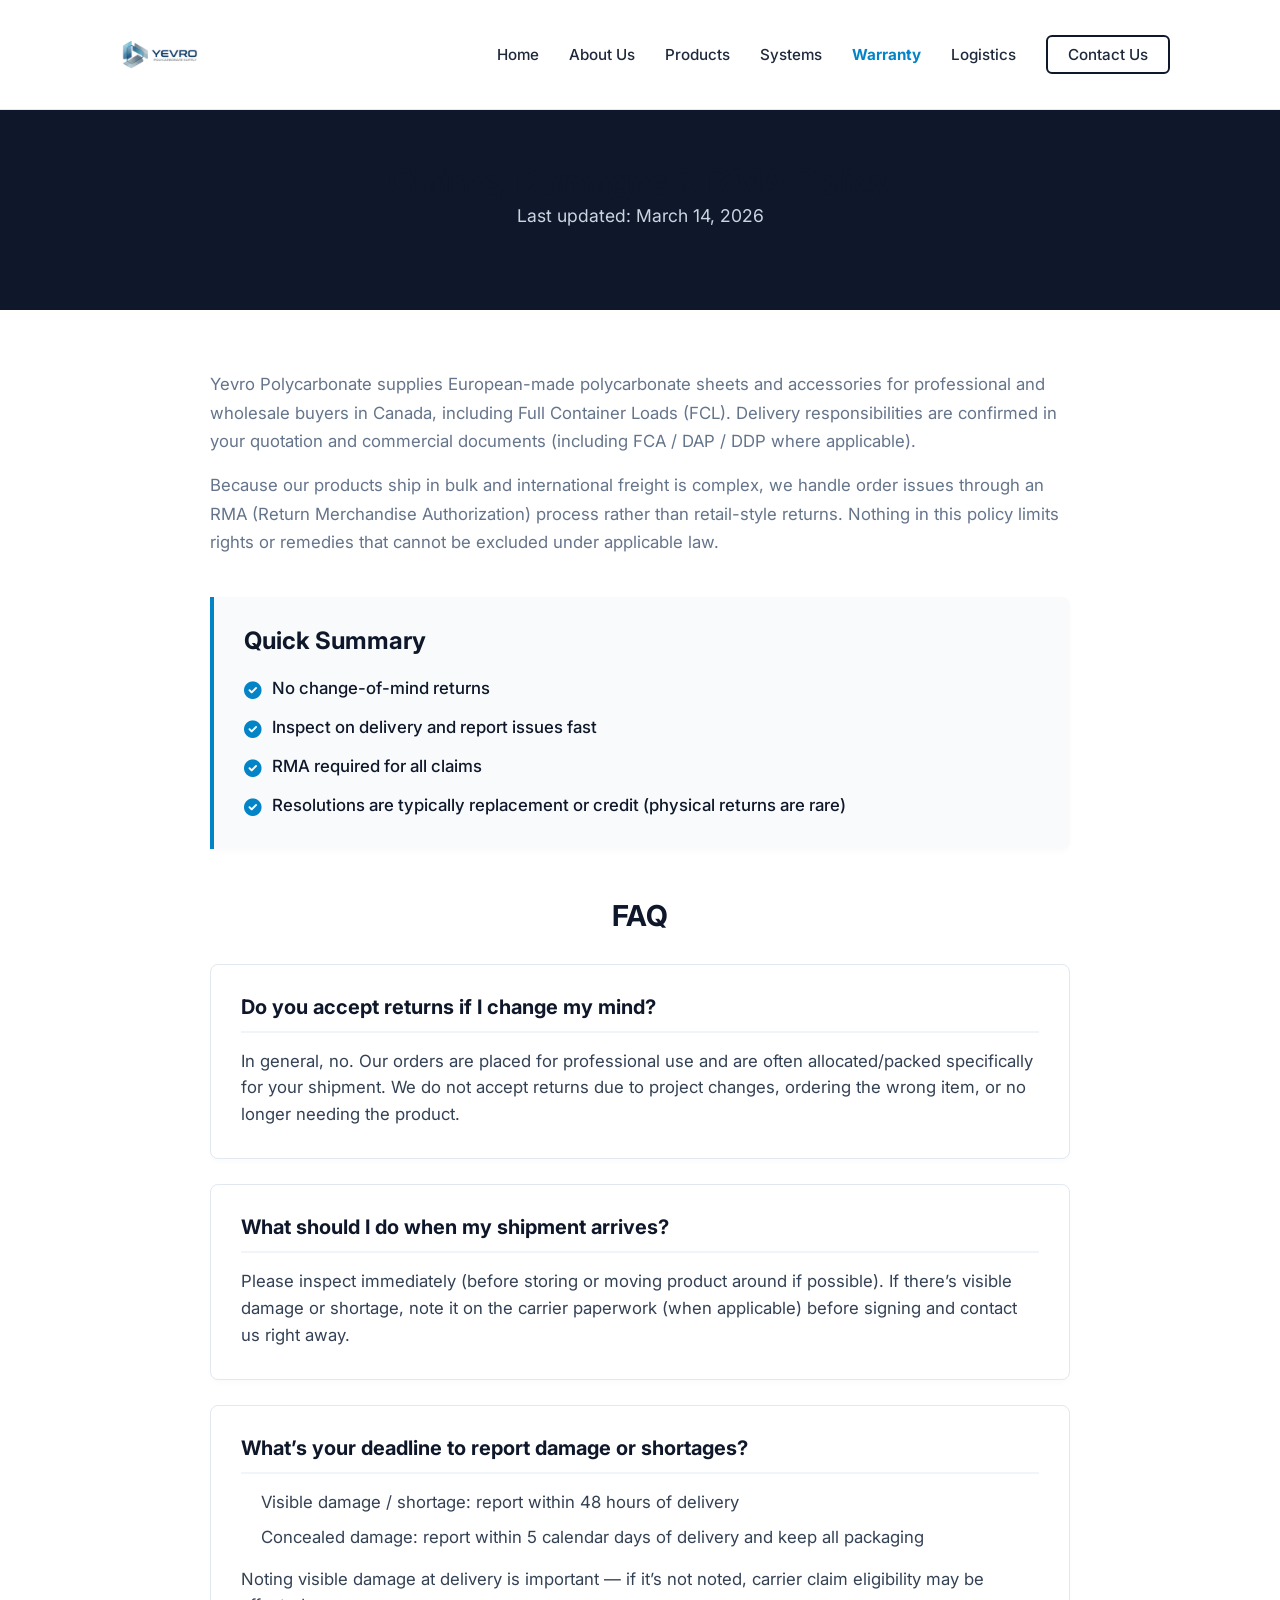
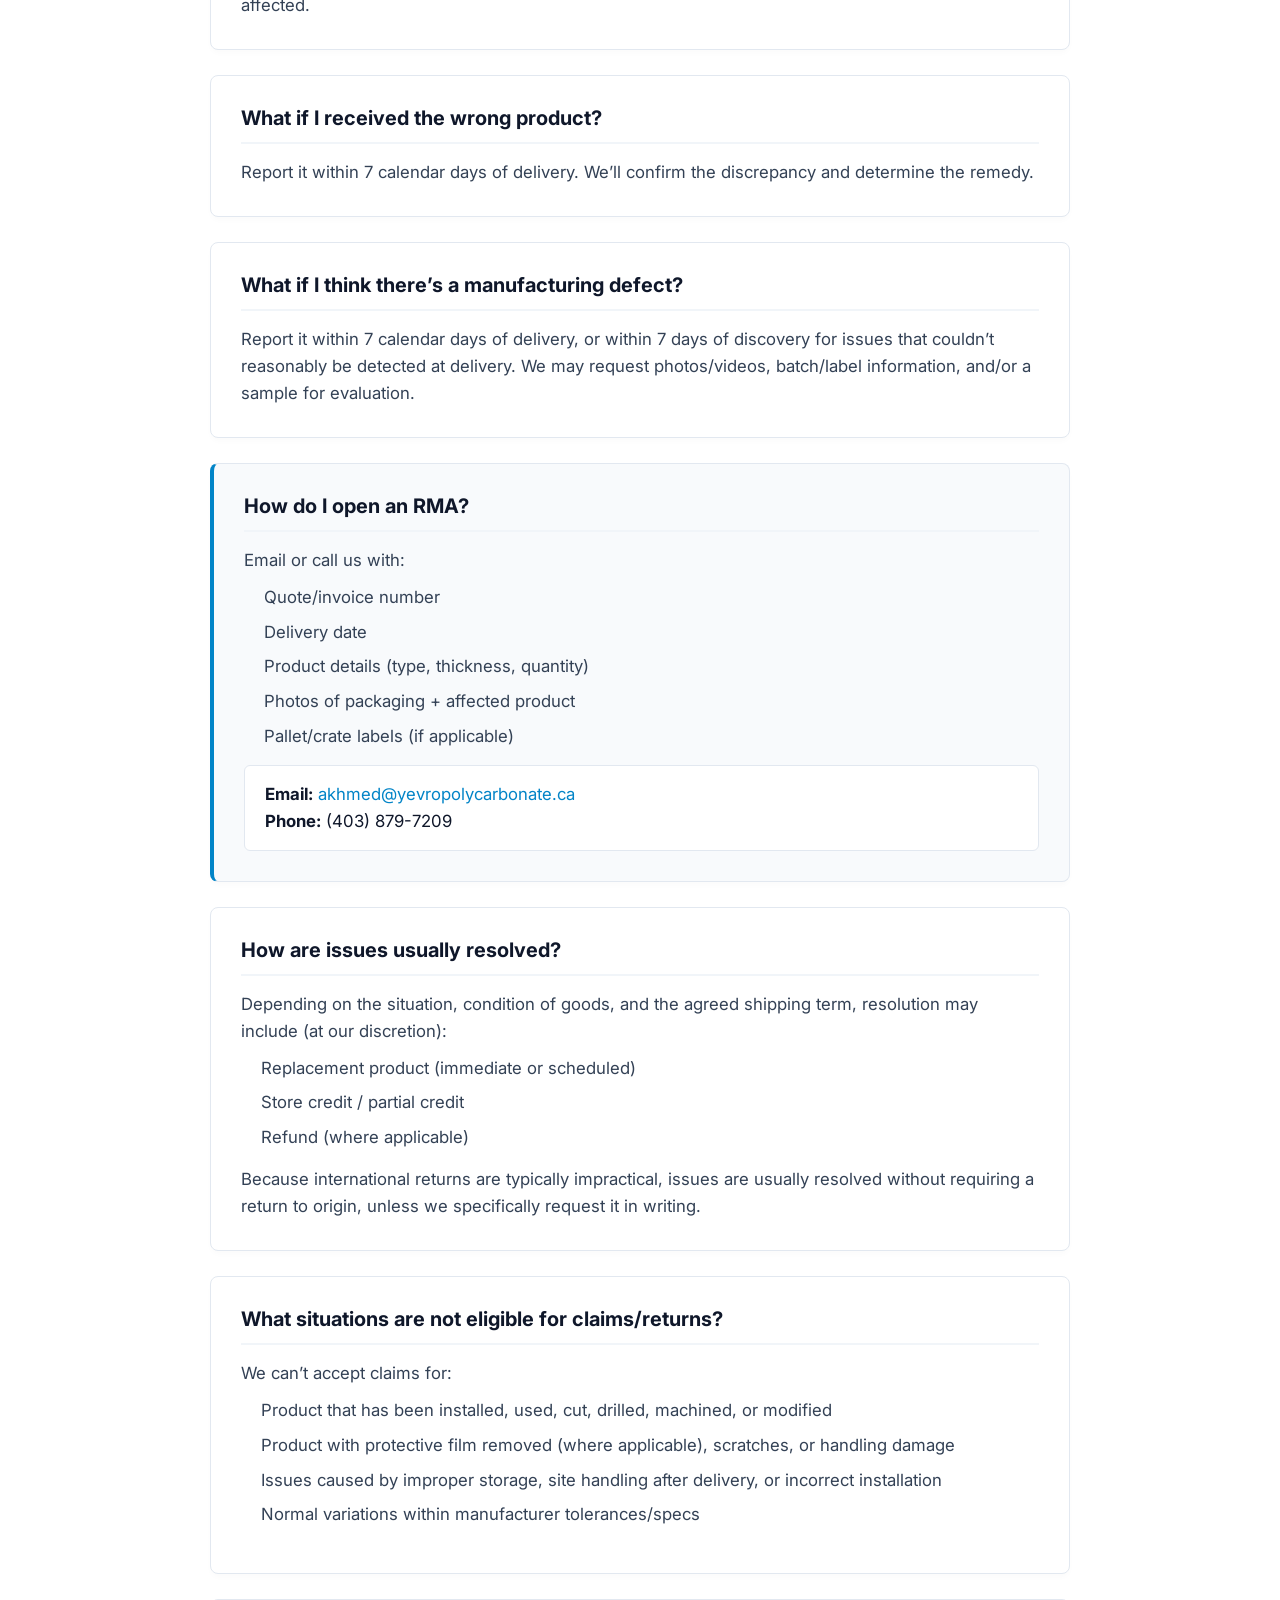
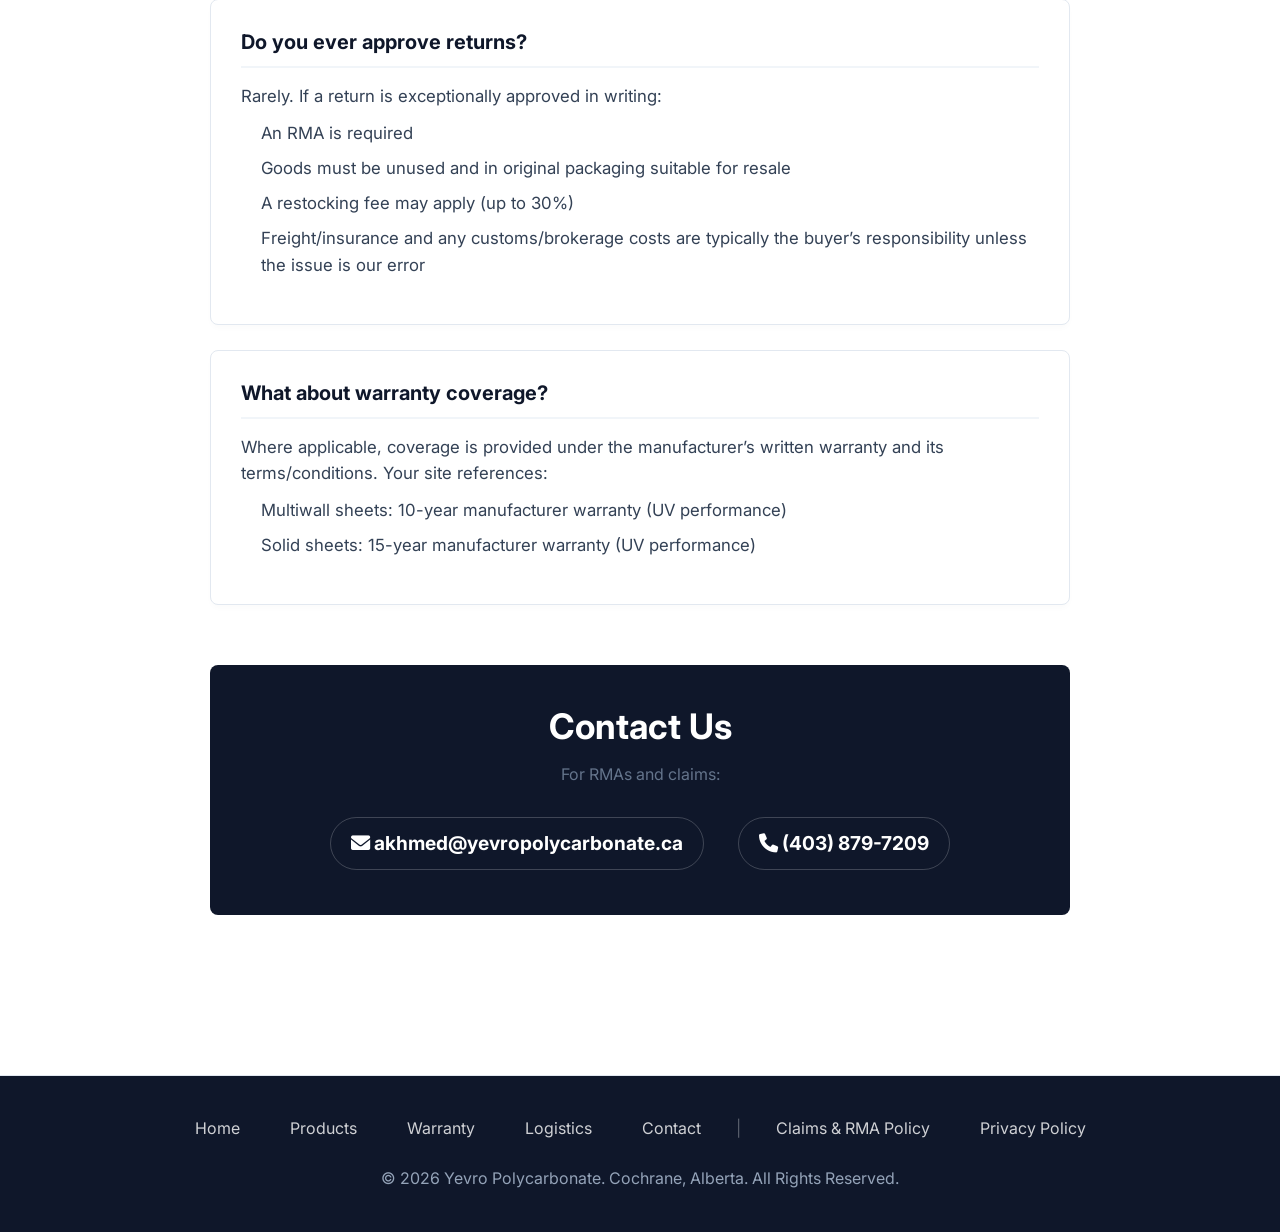
<file: claims.html>
<!DOCTYPE html>
<html lang="en">
<head>
    <meta charset="UTF-8">
    <meta name="viewport" content="width=device-width, initial-scale=1.0">
    <title>Claims, Damages & RMA Policy | Yevro Polycarbonate</title>
    <meta name="description" content="Yevro Polycarbonate claims, damages, and return merchandise authorization (RMA) policy for wholesale and commercial buyers.">
    
    <link rel="stylesheet" href="css/styles.css">
    <link href="https://fonts.googleapis.com/css2?family=Inter:wght@300;400;500;600;700;800&display=swap" rel="stylesheet">
    <link rel="stylesheet" href="https://cdnjs.cloudflare.com/ajax/libs/font-awesome/6.0.0/css/all.min.css">

    <style>
        /* Hero Section */
        .legal-hero { padding: 160px 20px 80px 20px; background-color: var(--navy); color: white; display: flex; align-items: center; justify-content: center; text-align: center; overflow-wrap: break-word; box-sizing: border-box; }
        .legal-hero-content { max-width: 800px; margin: 0 auto; width: 100%; }
        .legal-hero-content h1 { font-size: 2.2rem !important; text-align: center !important; margin: 0 auto !important; width: 100% !important; }
        
        /* Main Layout */
        .legal-wrapper { max-width: 900px; margin: 0 auto; padding: 60px 20px; color: #334155; }
        .intro-text { font-size: 1.05rem; line-height: 1.7; margin-bottom: 15px; }

        /* Clean Quick Summary Box (No Cards) */
        .quick-summary-box { background-color: #f8fafc; border-left: 4px solid var(--accent); padding: 30px; border-radius: 0 8px 8px 0; margin: 40px 0 50px 0; box-shadow: 0 4px 6px -1px rgba(0,0,0,0.02); }
        .quick-summary-box h2 { font-size: 1.5rem; color: var(--navy); margin-top: 0; margin-bottom: 20px; }
        .quick-summary-list { list-style: none; padding: 0; margin: 0; }
        .quick-summary-list li { position: relative; padding-left: 28px; margin-bottom: 12px; font-size: 1.05rem; color: var(--navy); font-weight: 500; }
        .quick-summary-list li::before { content: "\f058"; font-family: "Font Awesome 6 Free"; font-weight: 900; position: absolute; left: 0; top: 2px; color: var(--accent); font-size: 1.1rem; }
        .quick-summary-list li:last-child { margin-bottom: 0; }

        /* Open FAQ Cards */
        .faq-section { margin-top: 50px; }
        .faq-section h2 { font-size: 1.8rem; color: var(--navy); margin-bottom: 30px; text-align: center; }
        
        .faq-card { background: white; border: 1px solid var(--border); border-radius: 8px; padding: 30px; margin-bottom: 25px; box-shadow: 0 4px 6px -1px rgba(0,0,0,0.02); }
        .faq-card h3 { color: var(--navy); font-size: 1.25rem; font-weight: 700; margin-top: 0; margin-bottom: 15px; border-bottom: 2px solid #f1f5f9; padding-bottom: 12px; }
        .faq-card p { font-size: 1.05rem; line-height: 1.6; color: #334155; margin-bottom: 10px; }
        .faq-card p:last-child { margin-bottom: 0; }
        .faq-card ul { font-size: 1.05rem; color: #334155; margin-bottom: 15px; padding-left: 20px; line-height: 1.6; }
        .faq-card ul li { margin-bottom: 8px; }

        /* Highlighted RMA Box */
        .rma-highlight { border-left: 4px solid var(--accent); background: #f8fafc; }
        .process-contact { background: white; padding: 15px 20px; border-radius: 6px; font-size: 1.05rem; border: 1px solid #e2e8f0; margin-top: 15px; }
        .process-contact strong { color: var(--navy); }

        /* Contact Block */
        .claims-contact { text-align: center; background: var(--navy); color: white; padding: 40px 20px; border-radius: 8px; margin-top: 60px; }
        .claims-contact h2 { color: white; margin-top: 0; margin-bottom: 15px; }
        .contact-link { display: inline-block; color: white; font-weight: 700; font-size: 1.2rem; margin: 5px 15px; text-decoration: none; padding: 10px 20px; border: 1px solid rgba(255,255,255,0.2); border-radius: 50px; transition: background 0.3s; }
        .contact-link:hover { background: rgba(255,255,255,0.1); }

        /* Mobile Adjustments */
        @media (max-width: 768px) {
            .legal-hero { padding: 180px 15px 60px 15px !important; }
            .legal-hero-content h1 { font-size: 2.2rem !important; text-align: center !important; }
            .quick-summary-box { padding: 25px 20px; }
            .faq-card { padding: 25px 20px; }
            .faq-card h3 { font-size: 1.15rem; }
            .process-contact { word-wrap: break-word; word-break: break-all; }
            .claims-contact { padding: 30px 15px; }
            .contact-link { display: block; margin: 10px 0; font-size: 1rem; word-wrap: break-word; word-break: break-all; white-space: normal; }
        }
    </style>
</head>
<body>

    <header class="header">
        <div class="container nav-container">
            <a href="/" class="logo">
                <img src="assets/logo.png" alt="Yevro Polycarbonate">
            </a>
            <div class="mobile-toggle">
                <i class="fas fa-bars"></i>
            </div>
            <nav class="nav-menu">
                <ul>
                    <li><a href="/">Home</a></li>
                    <li><a href="/about">About Us</a></li>
                    <li><a href="/#products">Products</a></li>
                    <li><a href="/#accessories">Systems</a></li>
                    <li><a href="/warranty" style="color: var(--accent); font-weight: 700;">Warranty</a></li>
                    <li><a href="/#logistics">Logistics</a></li>
                    <li><a href="/#contact" class="btn-nav">Contact Us</a></li>
                </ul>
            </nav>
        </div>
    </header>

    <section class="legal-hero">
        <div class="legal-hero-content">
            <h1>Claims, Damages & RMA Policy</h1>
            <p style="color: #cbd5e1; font-size: 1.1rem; margin: 0 auto;">Last updated: March 14, 2026</p>
        </div>
    </section>

    <section class="section bg-white border-bottom" style="padding-top: 0;">
        <div class="legal-wrapper">
            
            <p class="intro-text">Yevro Polycarbonate supplies European-made polycarbonate sheets and accessories for professional and wholesale buyers in Canada, including Full Container Loads (FCL). Delivery responsibilities are confirmed in your quotation and commercial documents (including FCA / DAP / DDP where applicable).</p>
            <p class="intro-text">Because our products ship in bulk and international freight is complex, we handle order issues through an RMA (Return Merchandise Authorization) process rather than retail-style returns. Nothing in this policy limits rights or remedies that cannot be excluded under applicable law.</p>

            <div class="quick-summary-box">
                <h2>Quick Summary</h2>
                <ul class="quick-summary-list">
                    <li>No change-of-mind returns</li>
                    <li>Inspect on delivery and report issues fast</li>
                    <li>RMA required for all claims</li>
                    <li>Resolutions are typically replacement or credit (physical returns are rare)</li>
                </ul>
            </div>

            <div class="faq-section">
                <h2>FAQ</h2>

                <div class="faq-card">
                    <h3>Do you accept returns if I change my mind?</h3>
                    <p>In general, no. Our orders are placed for professional use and are often allocated/packed specifically for your shipment. We do not accept returns due to project changes, ordering the wrong item, or no longer needing the product.</p>
                </div>

                <div class="faq-card">
                    <h3>What should I do when my shipment arrives?</h3>
                    <p>Please inspect immediately (before storing or moving product around if possible). If there’s visible damage or shortage, note it on the carrier paperwork (when applicable) before signing and contact us right away.</p>
                </div>

                <div class="faq-card">
                    <h3>What’s your deadline to report damage or shortages?</h3>
                    <ul>
                        <li>Visible damage / shortage: report within 48 hours of delivery</li>
                        <li>Concealed damage: report within 5 calendar days of delivery and keep all packaging</li>
                    </ul>
                    <p>Noting visible damage at delivery is important — if it’s not noted, carrier claim eligibility may be affected.</p>
                </div>

                <div class="faq-card">
                    <h3>What if I received the wrong product?</h3>
                    <p>Report it within 7 calendar days of delivery. We’ll confirm the discrepancy and determine the remedy.</p>
                </div>

                <div class="faq-card">
                    <h3>What if I think there’s a manufacturing defect?</h3>
                    <p>Report it within 7 calendar days of delivery, or within 7 days of discovery for issues that couldn’t reasonably be detected at delivery. We may request photos/videos, batch/label information, and/or a sample for evaluation.</p>
                </div>

                <div class="faq-card rma-highlight">
                    <h3>How do I open an RMA?</h3>
                    <p>Email or call us with:</p>
                    <ul>
                        <li>Quote/invoice number</li>
                        <li>Delivery date</li>
                        <li>Product details (type, thickness, quantity)</li>
                        <li>Photos of packaging + affected product</li>
                        <li>Pallet/crate labels (if applicable)</li>
                    </ul>
                    <div class="process-contact">
                        <strong>Email:</strong> <a href="mailto:akhmed@yevropolycarbonate.ca" style="color: var(--accent);">akhmed@yevropolycarbonate.ca</a><br>
                        <strong>Phone:</strong> <a href="tel:+14038797209" style="color: var(--navy);">(403) 879-7209</a>
                    </div>
                </div>
                
                <div class="faq-card">
                    <h3>How are issues usually resolved?</h3>
                    <p>Depending on the situation, condition of goods, and the agreed shipping term, resolution may include (at our discretion):</p>
                    <ul>
                        <li>Replacement product (immediate or scheduled)</li>
                        <li>Store credit / partial credit</li>
                        <li>Refund (where applicable)</li>
                    </ul>
                    <p>Because international returns are typically impractical, issues are usually resolved without requiring a return to origin, unless we specifically request it in writing.</p>
                </div>

                <div class="faq-card">
                    <h3>What situations are not eligible for claims/returns?</h3>
                    <p>We can’t accept claims for:</p>
                    <ul>
                        <li>Product that has been installed, used, cut, drilled, machined, or modified</li>
                        <li>Product with protective film removed (where applicable), scratches, or handling damage</li>
                        <li>Issues caused by improper storage, site handling after delivery, or incorrect installation</li>
                        <li>Normal variations within manufacturer tolerances/specs</li>
                    </ul>
                </div>

                <div class="faq-card">
                    <h3>Do you ever approve returns?</h3>
                    <p>Rarely. If a return is exceptionally approved in writing:</p>
                    <ul>
                        <li>An RMA is required</li>
                        <li>Goods must be unused and in original packaging suitable for resale</li>
                        <li>A restocking fee may apply (up to 30%)</li>
                        <li>Freight/insurance and any customs/brokerage costs are typically the buyer’s responsibility unless the issue is our error</li>
                    </ul>
                </div>

                <div class="faq-card">
                    <h3>What about warranty coverage?</h3>
                    <p>Where applicable, coverage is provided under the manufacturer’s written warranty and its terms/conditions. Your site references:</p>
                    <ul>
                        <li>Multiwall sheets: 10-year manufacturer warranty (UV performance)</li>
                        <li>Solid sheets: 15-year manufacturer warranty (UV performance)</li>
                    </ul>
                </div>

            </div>

            <div class="claims-contact">
                <h2>Contact Us</h2>
                <p>For RMAs and claims:</p>
                <a href="mailto:akhmed@yevropolycarbonate.ca" class="contact-link"><i class="fas fa-envelope"></i> akhmed@yevropolycarbonate.ca</a>
                <a href="tel:+14038797209" class="contact-link"><i class="fas fa-phone"></i> (403) 879-7209</a>
            </div>

        </div>
    </section>

    <footer>
        <div class="container" style="display: flex; flex-direction: column; align-items: center; gap: 15px;">
            <div class="footer-links" style="display: flex; gap: 20px; flex-wrap: wrap; justify-content: center; margin-bottom: 10px;">
                <a href="/">Home</a>
                <a href="/#products">Products</a>
                <a href="/warranty">Warranty</a>
                <a href="/#logistics">Logistics</a>
                <a href="/#contact">Contact</a>
                <span style="color: rgba(255,255,255,0.3);">|</span>
                <a href="/claims">Claims & RMA Policy</a>
                <a href="/privacy">Privacy Policy</a>
            </div>
            <p style="margin: 0;">&copy; 2026 Yevro Polycarbonate. Cochrane, Alberta. All Rights Reserved.</p>
        </div>
    </footer>

    <script>
        document.addEventListener('DOMContentLoaded', function() {
            const mobileToggle = document.querySelector('.mobile-toggle');
            const navMenu = document.querySelector('.nav-menu');
            if (mobileToggle) {
                const toggleIcon = mobileToggle.querySelector('i');
                mobileToggle.addEventListener('click', function() {
                    navMenu.classList.toggle('active');
                    if (navMenu.classList.contains('active')) {
                        toggleIcon.classList.remove('fa-bars');
                        toggleIcon.classList.add('fa-times');
                    } else {
                        toggleIcon.classList.remove('fa-times');
                        toggleIcon.classList.add('fa-bars');
                    }
                });
            }
        });
    </script>
</body>
</html>
</file>
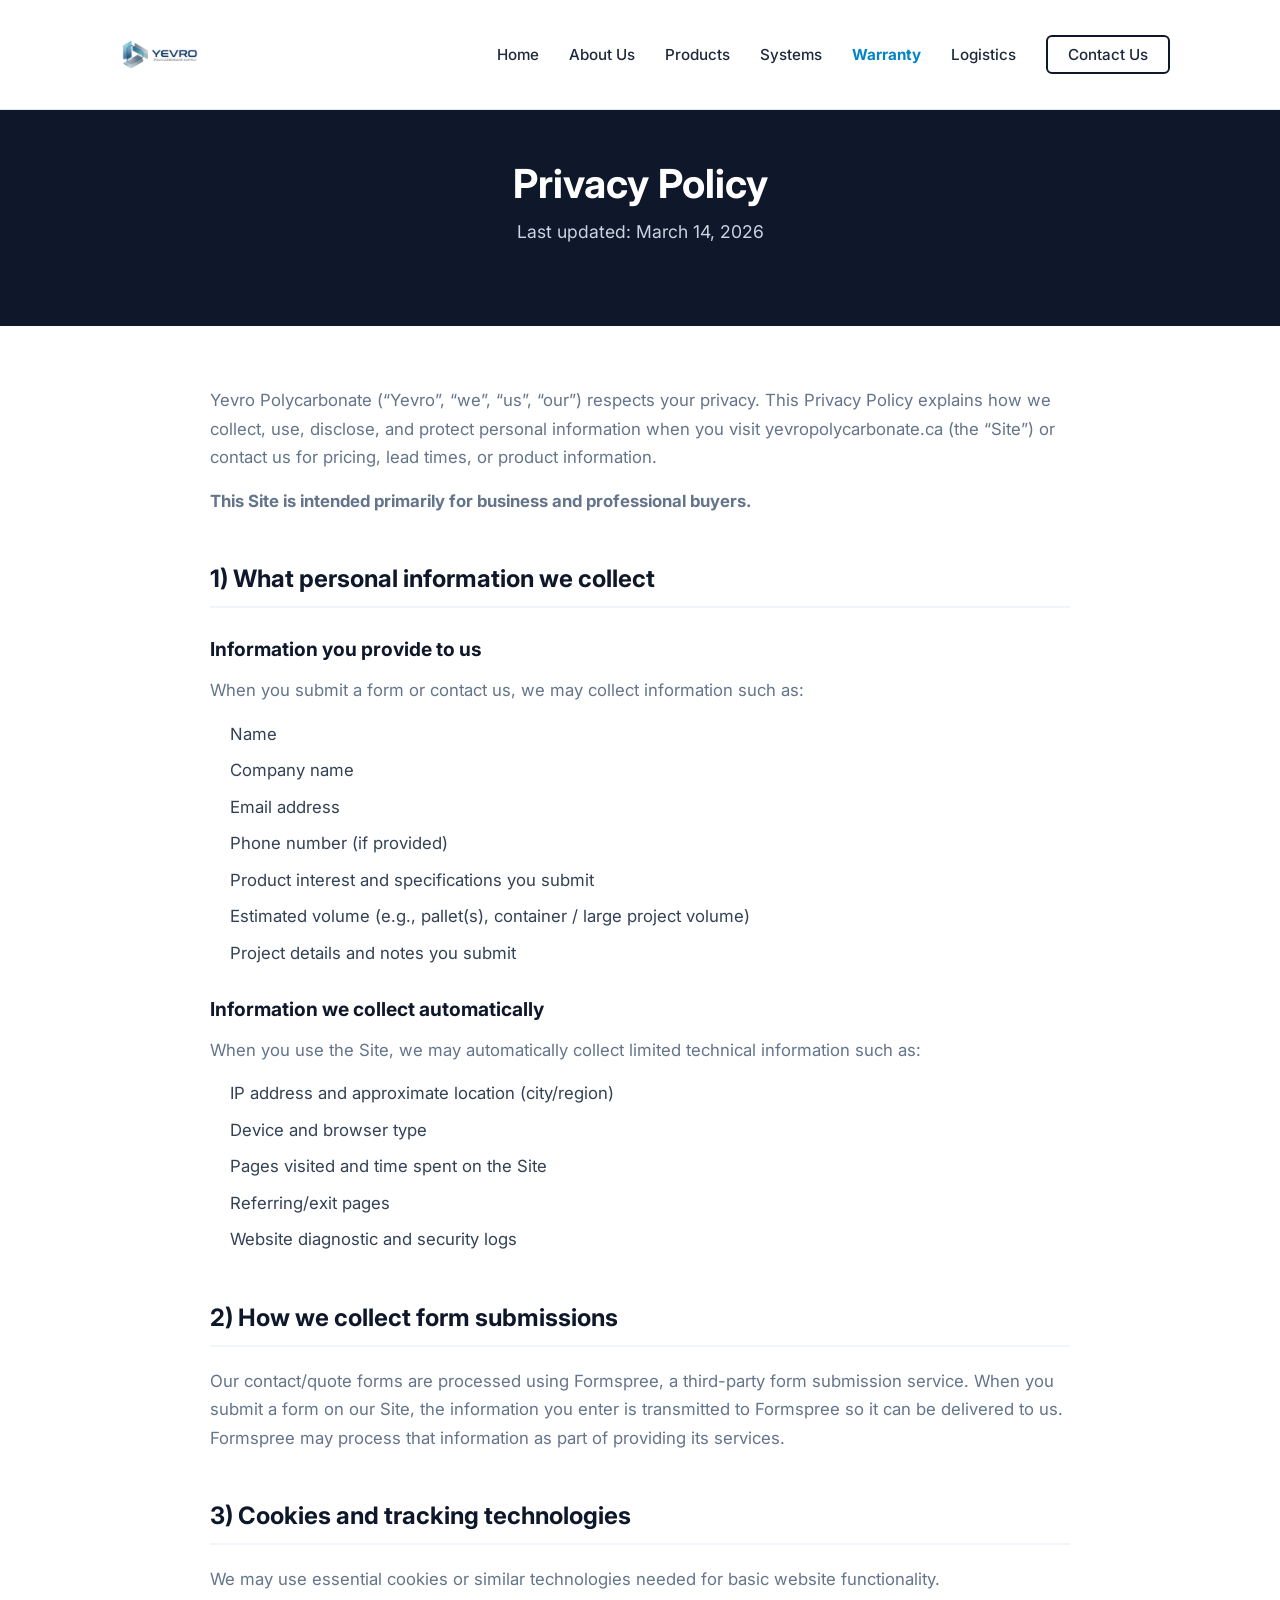
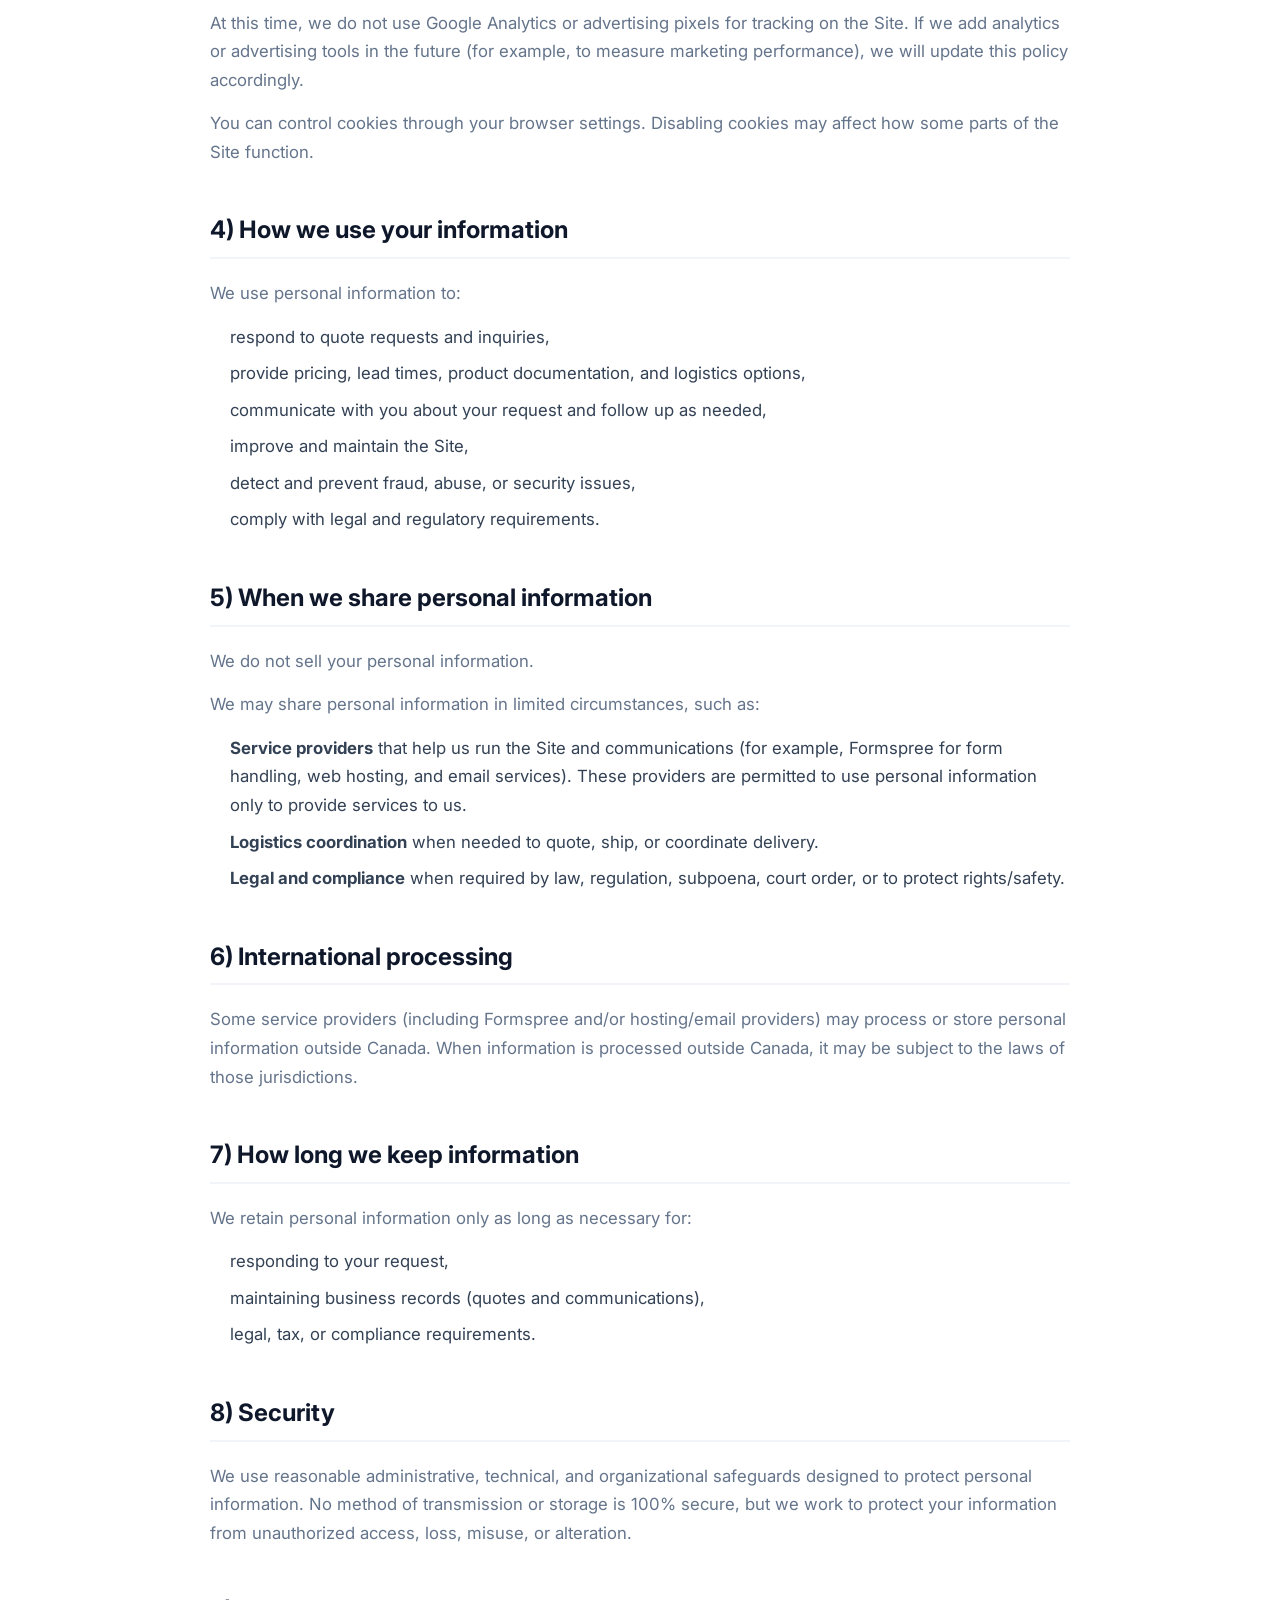
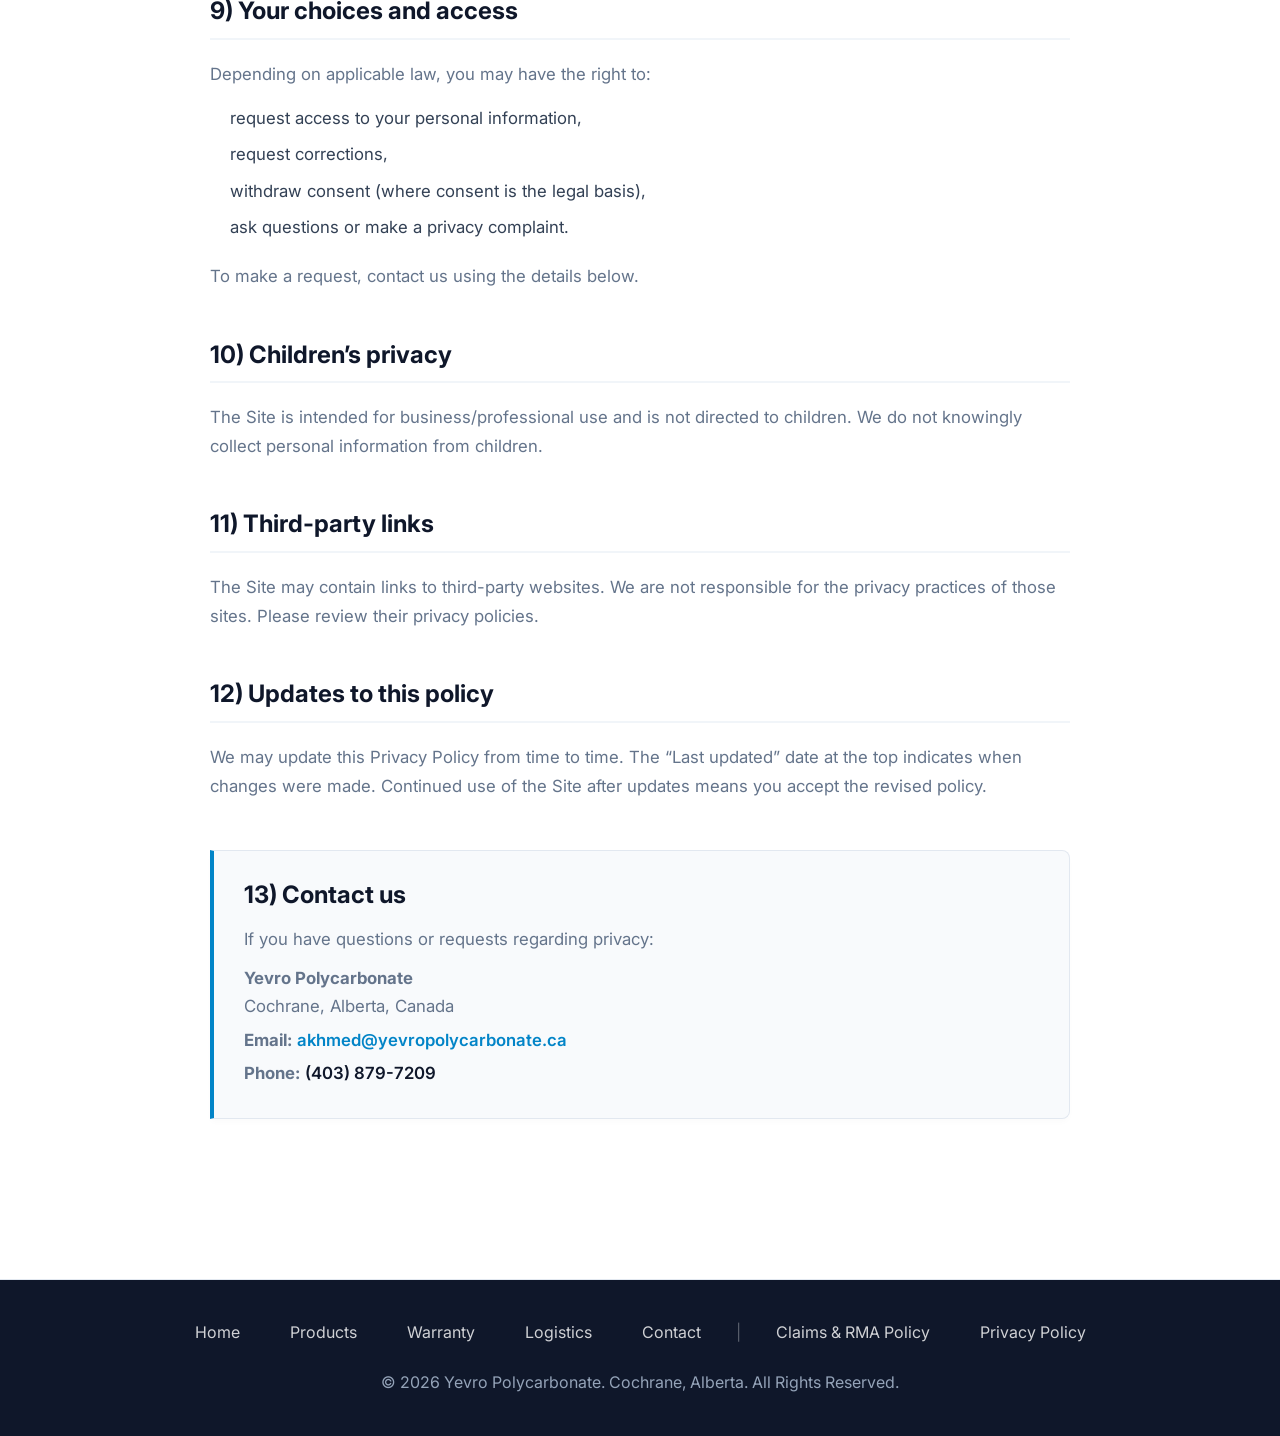
<file: privacy.html>
<!DOCTYPE html>
<html lang="en">
<head>
    <meta charset="UTF-8">
    <meta name="viewport" content="width=device-width, initial-scale=1.0">
    <title>Privacy Policy | Yevro Polycarbonate</title>
    <meta name="description" content="Yevro Polycarbonate Privacy Policy for business and professional buyers in Canada.">
    
    <link rel="stylesheet" href="css/styles.css">
    <link href="https://fonts.googleapis.com/css2?family=Inter:wght@300;400;500;600;700;800&display=swap" rel="stylesheet">
    <link rel="stylesheet" href="https://cdnjs.cloudflare.com/ajax/libs/font-awesome/6.0.0/css/all.min.css">

    <style>
        /* Hero Section (Mobile Fixed) */
        .legal-hero { padding: 160px 20px 80px 20px; background-color: var(--navy); color: white; display: flex; align-items: center; justify-content: center; text-align: center; overflow-wrap: break-word; box-sizing: border-box; }
        .legal-hero-content { max-width: 800px; margin: 0 auto; width: 100%; }
        .legal-hero-content h1 { color: white; margin-bottom: 10px; margin-top: 0; line-height: 1.2; font-size: 2.5rem; }
        
        /* Main Layout */
        .legal-wrapper { max-width: 900px; margin: 0 auto; padding: 60px 20px; color: #334155; font-size: 1.05rem; line-height: 1.7; }
        .legal-wrapper p { margin-bottom: 15px; }
        .legal-wrapper h2 { font-size: 1.5rem; color: var(--navy); margin-top: 50px; margin-bottom: 20px; border-bottom: 2px solid #f1f5f9; padding-bottom: 12px; }
        .legal-wrapper h3 { font-size: 1.2rem; color: var(--navy); margin-top: 30px; margin-bottom: 15px; }
        
        /* Lists */
        .legal-list { padding-left: 20px; margin-bottom: 20px; }
        .legal-list li { margin-bottom: 8px; }

        /* Contact Highlight Box */
        .contact-box { background-color: #f8fafc; border-left: 4px solid var(--accent); border-top: 1px solid var(--border); border-right: 1px solid var(--border); border-bottom: 1px solid var(--border); padding: 30px; border-radius: 0 8px 8px 0; margin-top: 50px; box-shadow: 0 4px 6px -1px rgba(0,0,0,0.02); }
        .contact-box h2 { border-bottom: none; margin-top: 0; padding-bottom: 0; margin-bottom: 15px; }
        
        /* Mobile Adjustments */
        @media (max-width: 768px) {
            .legal-hero { padding: 120px 15px 50px 15px; }
            .legal-hero-content h1 { font-size: 2rem !important; }
            .legal-wrapper { padding: 40px 15px; }
            .contact-box { padding: 25px 20px; }
        }
    </style>
</head>
<body>

    <header class="header">
        <div class="container nav-container">
            <a href="/" class="logo">
                <img src="assets/logo.png" alt="Yevro Polycarbonate">
            </a>
            <div class="mobile-toggle">
                <i class="fas fa-bars"></i>
            </div>
            <nav class="nav-menu">
                <ul>
                    <li><a href="/">Home</a></li>
                    <li><a href="/about">About Us</a></li>
                    <li><a href="/#products">Products</a></li>
                    <li><a href="/#accessories">Systems</a></li>
                    <li><a href="/warranty" style="color: var(--accent); font-weight: 700;">Warranty</a></li>
                    <li><a href="/#logistics">Logistics</a></li>
                    <li><a href="/#contact" class="btn-nav">Contact Us</a></li>
                </ul>
            </nav>
        </div>
    </header>

    <section class="legal-hero">
        <div class="legal-hero-content">
            <h1>Privacy Policy</h1>
            <p style="color: #cbd5e1; font-size: 1.1rem; margin: 0 auto;">Last updated: March 14, 2026</p>
        </div>
    </section>

    <section class="section bg-white border-bottom" style="padding-top: 0;">
        <div class="legal-wrapper">
            
            <p>Yevro Polycarbonate (“Yevro”, “we”, “us”, “our”) respects your privacy. This Privacy Policy explains how we collect, use, disclose, and protect personal information when you visit yevropolycarbonate.ca (the “Site”) or contact us for pricing, lead times, or product information.</p>
            
            <p><strong>This Site is intended primarily for business and professional buyers.</strong></p>

            <h2>1) What personal information we collect</h2>
            
            <h3>Information you provide to us</h3>
            <p>When you submit a form or contact us, we may collect information such as:</p>
            <ul class="legal-list">
                <li>Name</li>
                <li>Company name</li>
                <li>Email address</li>
                <li>Phone number (if provided)</li>
                <li>Product interest and specifications you submit</li>
                <li>Estimated volume (e.g., pallet(s), container / large project volume)</li>
                <li>Project details and notes you submit</li>
            </ul>

            <h3>Information we collect automatically</h3>
            <p>When you use the Site, we may automatically collect limited technical information such as:</p>
            <ul class="legal-list">
                <li>IP address and approximate location (city/region)</li>
                <li>Device and browser type</li>
                <li>Pages visited and time spent on the Site</li>
                <li>Referring/exit pages</li>
                <li>Website diagnostic and security logs</li>
            </ul>

            <h2>2) How we collect form submissions</h2>
            <p>Our contact/quote forms are processed using Formspree, a third-party form submission service. When you submit a form on our Site, the information you enter is transmitted to Formspree so it can be delivered to us. Formspree may process that information as part of providing its services.</p>

            <h2>3) Cookies and tracking technologies</h2>
            <p>We may use essential cookies or similar technologies needed for basic website functionality.</p>
            <p>At this time, we do not use Google Analytics or advertising pixels for tracking on the Site. If we add analytics or advertising tools in the future (for example, to measure marketing performance), we will update this policy accordingly.</p>
            <p>You can control cookies through your browser settings. Disabling cookies may affect how some parts of the Site function.</p>

            <h2>4) How we use your information</h2>
            <p>We use personal information to:</p>
            <ul class="legal-list">
                <li>respond to quote requests and inquiries,</li>
                <li>provide pricing, lead times, product documentation, and logistics options,</li>
                <li>communicate with you about your request and follow up as needed,</li>
                <li>improve and maintain the Site,</li>
                <li>detect and prevent fraud, abuse, or security issues,</li>
                <li>comply with legal and regulatory requirements.</li>
            </ul>

            <h2>5) When we share personal information</h2>
            <p>We do not sell your personal information.</p>
            <p>We may share personal information in limited circumstances, such as:</p>
            <ul class="legal-list">
                <li><strong>Service providers</strong> that help us run the Site and communications (for example, Formspree for form handling, web hosting, and email services). These providers are permitted to use personal information only to provide services to us.</li>
                <li><strong>Logistics coordination</strong> when needed to quote, ship, or coordinate delivery.</li>
                <li><strong>Legal and compliance</strong> when required by law, regulation, subpoena, court order, or to protect rights/safety.</li>
            </ul>

            <h2>6) International processing</h2>
            <p>Some service providers (including Formspree and/or hosting/email providers) may process or store personal information outside Canada. When information is processed outside Canada, it may be subject to the laws of those jurisdictions.</p>

            <h2>7) How long we keep information</h2>
            <p>We retain personal information only as long as necessary for:</p>
            <ul class="legal-list">
                <li>responding to your request,</li>
                <li>maintaining business records (quotes and communications),</li>
                <li>legal, tax, or compliance requirements.</li>
            </ul>

            <h2>8) Security</h2>
            <p>We use reasonable administrative, technical, and organizational safeguards designed to protect personal information. No method of transmission or storage is 100% secure, but we work to protect your information from unauthorized access, loss, misuse, or alteration.</p>

            <h2>9) Your choices and access</h2>
            <p>Depending on applicable law, you may have the right to:</p>
            <ul class="legal-list">
                <li>request access to your personal information,</li>
                <li>request corrections,</li>
                <li>withdraw consent (where consent is the legal basis),</li>
                <li>ask questions or make a privacy complaint.</li>
            </ul>
            <p>To make a request, contact us using the details below.</p>

            <h2>10) Children’s privacy</h2>
            <p>The Site is intended for business/professional use and is not directed to children. We do not knowingly collect personal information from children.</p>

            <h2>11) Third-party links</h2>
            <p>The Site may contain links to third-party websites. We are not responsible for the privacy practices of those sites. Please review their privacy policies.</p>

            <h2>12) Updates to this policy</h2>
            <p>We may update this Privacy Policy from time to time. The “Last updated” date at the top indicates when changes were made. Continued use of the Site after updates means you accept the revised policy.</p>

            <div class="contact-box">
                <h2>13) Contact us</h2>
                <p style="margin-bottom: 10px;">If you have questions or requests regarding privacy:</p>
                <p style="margin-bottom: 5px;"><strong>Yevro Polycarbonate</strong><br>Cochrane, Alberta, Canada</p>
                <p style="margin-bottom: 5px;"><strong>Email:</strong> <a href="mailto:akhmed@yevropolycarbonate.ca" style="color: var(--accent); font-weight: 600;">akhmed@yevropolycarbonate.ca</a></p>
                <p style="margin-bottom: 0;"><strong>Phone:</strong> <a href="tel:+14038797209" style="color: var(--navy); font-weight: 600;">(403) 879-7209</a></p>
            </div>
            
        </div>
    </section>

    <footer>
        <div class="container" style="display: flex; flex-direction: column; align-items: center; gap: 15px;">
            <div class="footer-links" style="display: flex; gap: 20px; flex-wrap: wrap; justify-content: center; margin-bottom: 10px;">
                <a href="/">Home</a>
                <a href="/#products">Products</a>
                <a href="/warranty">Warranty</a>
                <a href="/#logistics">Logistics</a>
                <a href="/#contact">Contact</a>
                <span style="color: rgba(255,255,255,0.3);">|</span>
                <a href="/claims">Claims & RMA Policy</a>
                <a href="/privacy">Privacy Policy</a>
            </div>
            <p style="margin: 0;">&copy; 2026 Yevro Polycarbonate. Cochrane, Alberta. All Rights Reserved.</p>
        </div>
    </footer>

    <script>
        document.addEventListener('DOMContentLoaded', function() {
            const mobileToggle = document.querySelector('.mobile-toggle');
            const navMenu = document.querySelector('.nav-menu');
            if (mobileToggle) {
                const toggleIcon = mobileToggle.querySelector('i');
                mobileToggle.addEventListener('click', function() {
                    navMenu.classList.toggle('active');
                    if (navMenu.classList.contains('active')) {
                        toggleIcon.classList.remove('fa-bars');
                        toggleIcon.classList.add('fa-times');
                    } else {
                        toggleIcon.classList.remove('fa-times');
                        toggleIcon.classList.add('fa-bars');
                    }
                });
            }
        });
    </script>
</body>
</html>
</file>
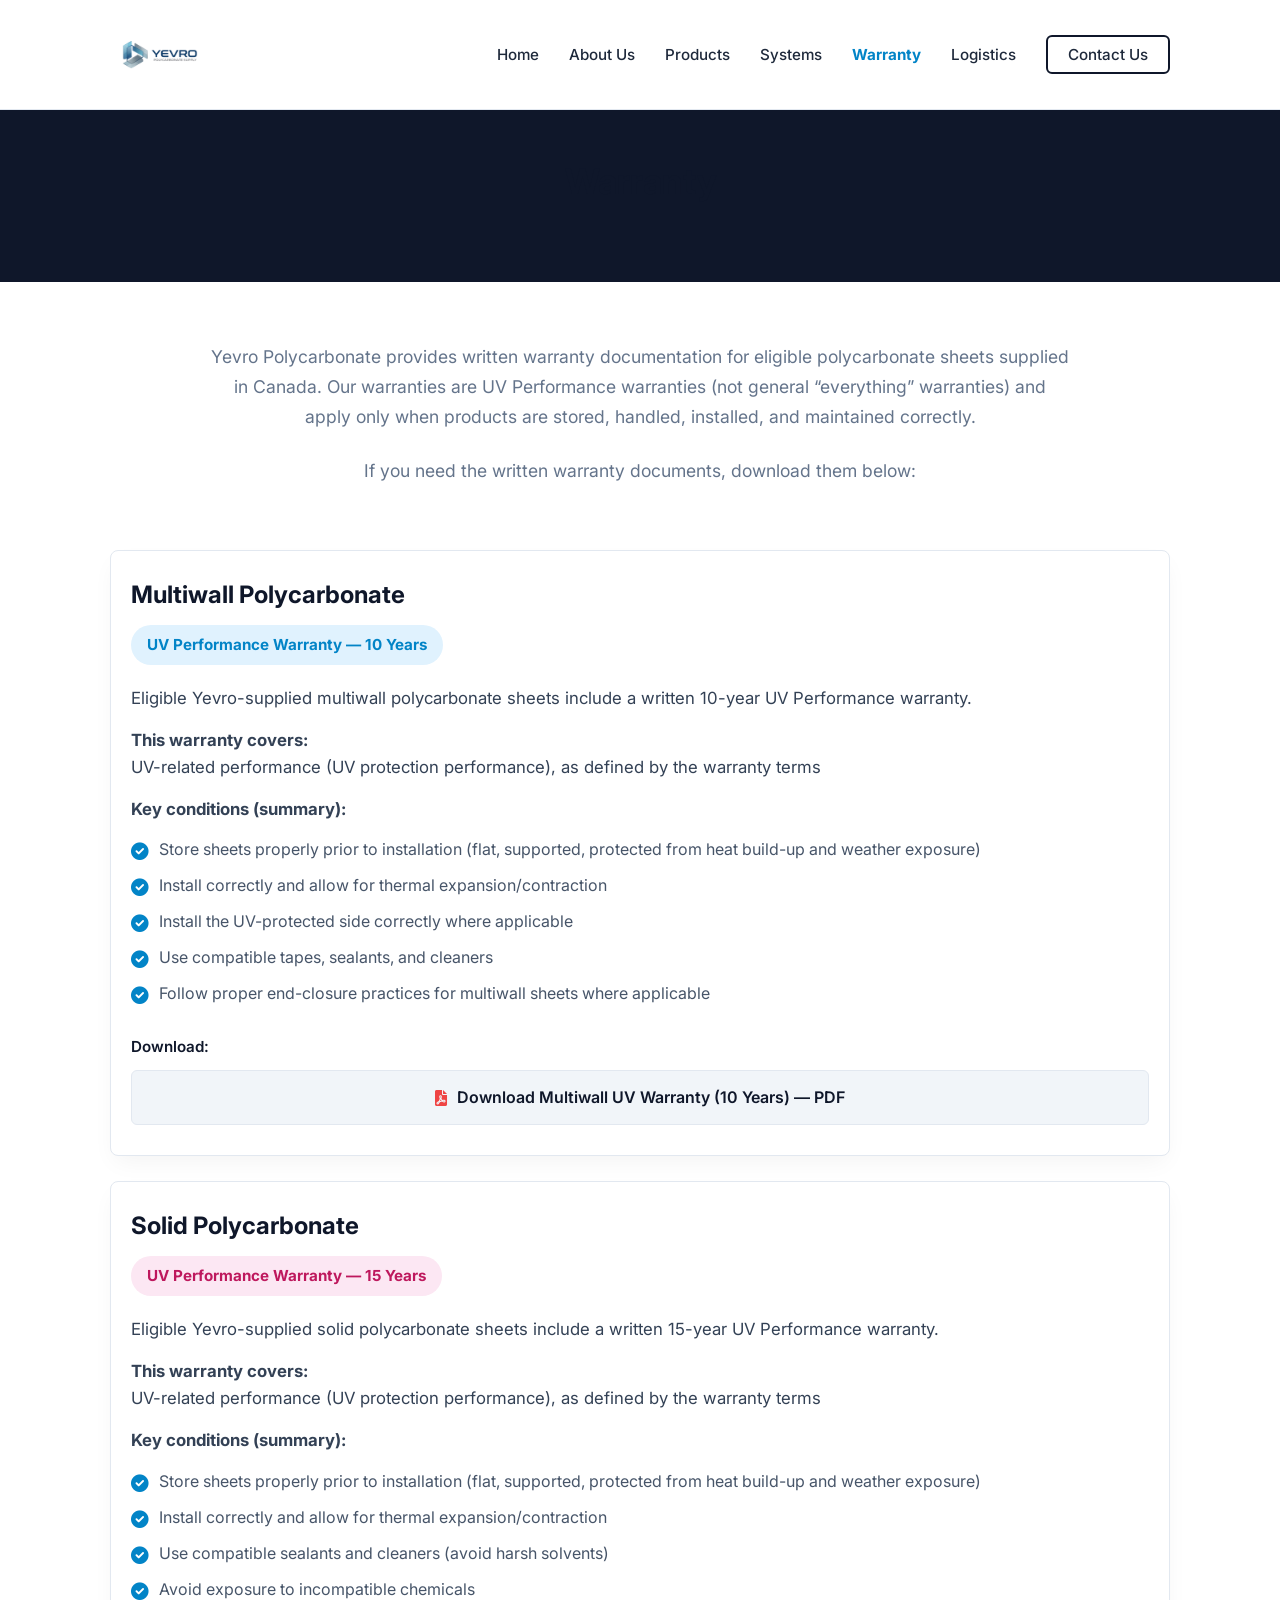
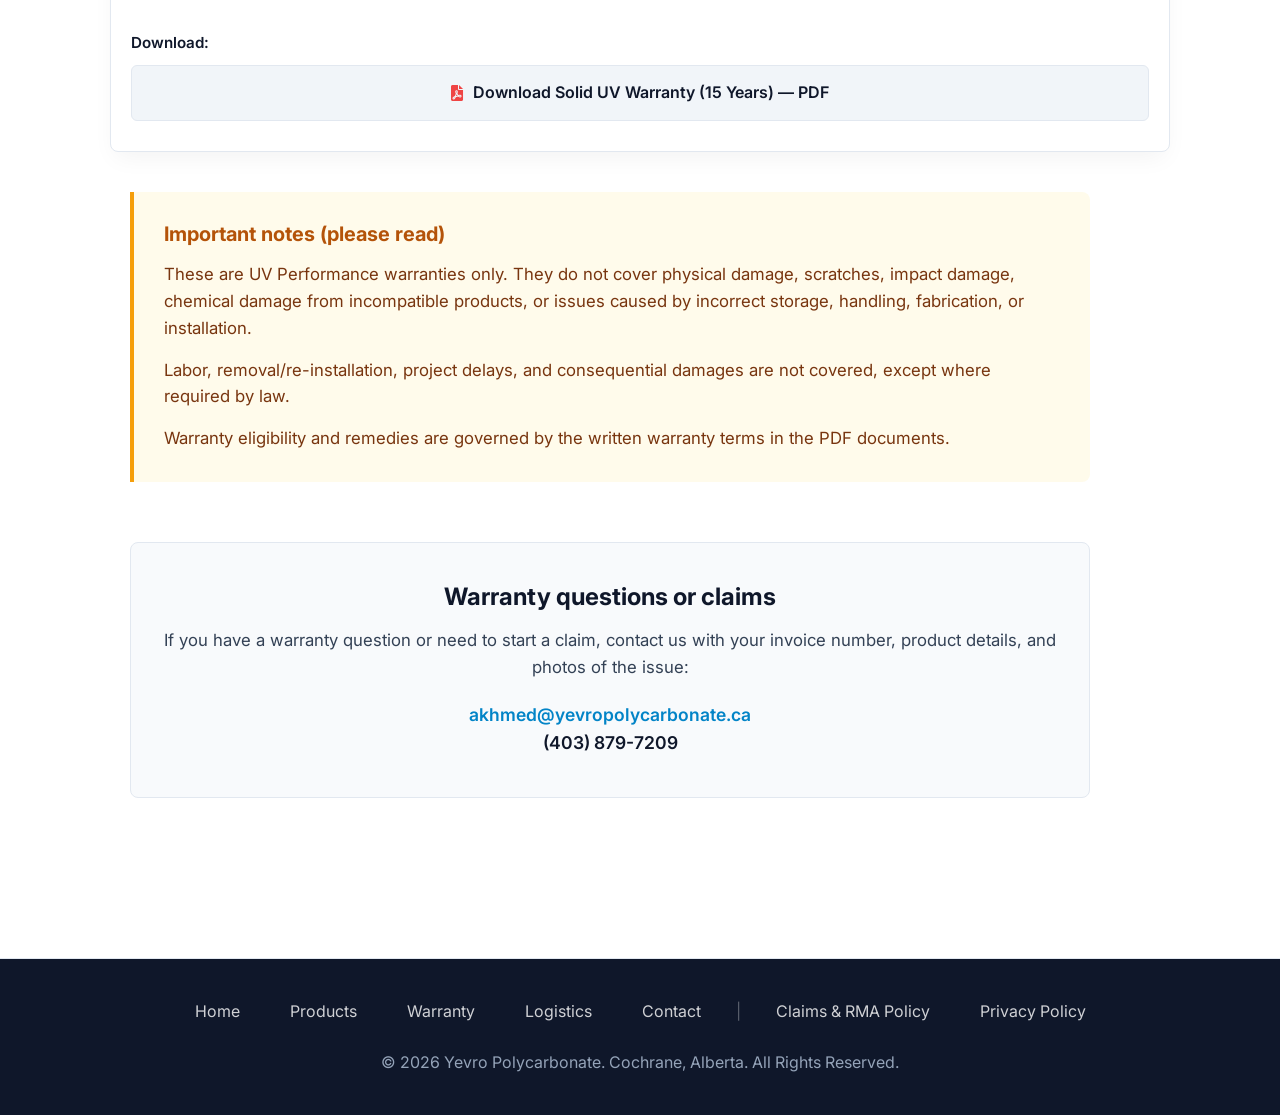
<file: warranty.html>
<!DOCTYPE html>
<html lang="en">
<head>
    <meta charset="UTF-8">
    <meta name="viewport" content="width=device-width, initial-scale=1.0">
    <title>Warranty | Yevro Polycarbonate</title>
    <meta name="description" content="10-Year Multiwall and 15-Year Solid Polycarbonate UV Performance Warranties for Canadian buyers. Download written warranty documents.">
    
    <link rel="stylesheet" href="css/styles.css">
    <link href="https://fonts.googleapis.com/css2?family=Inter:wght@300;400;500;600;700;800&display=swap" rel="stylesheet">
    <link rel="stylesheet" href="https://cdnjs.cloudflare.com/ajax/libs/font-awesome/6.0.0/css/all.min.css">

    <style>
        /* Hero Section (Mobile Fixed) */
        .warranty-hero { padding: 160px 20px 80px 20px; background-color: var(--navy); color: white; display: flex; align-items: center; justify-content: center; text-align: center; overflow-wrap: break-word; box-sizing: border-box; }
        .warranty-hero-content { max-width: 800px; margin: 0 auto; width: 100%; }
        .warranty-hero-content h1 { font-size: 2.2rem !important; text-align: center !important; margin: 0 auto !important; width: 100% !important; }
        
        /* Main Layout */
        .intro-text { max-width: 900px; margin: 0 auto; padding: 60px 20px 20px 20px; font-size: 1.1rem; line-height: 1.7; color: #334155; text-align: center; }
        
        /* Warranty Cards (Grid) */
        .warranty-grid { display: flex; flex-direction: column; align-items: center; gap: 25px; margin: 20px auto; padding: 0; width: 100%; }
        .warranty-card { width: 100%; padding: 30px 20px; margin: 0 auto; background: white; border: 1px solid var(--border); border-radius: 8px; box-shadow: 0 10px 25px -5px rgba(0,0,0,0.05); }
        .warranty-badge { display: inline-block; background: #e0f2fe; color: #0284c7; font-weight: 700; padding: 8px 16px; border-radius: 50px; margin-bottom: 20px; font-size: 0.95rem; align-self: flex-start; }
        .warranty-card h2 { font-size: 1.5rem; color: var(--navy); margin-top: 0; margin-bottom: 15px; }
        .warranty-card p { font-size: 1.05rem; color: #334155; margin-bottom: 15px; line-height: 1.6; }
        
        /* Lists inside cards */
        .condition-list { list-style: none; padding: 0; margin-bottom: 30px; flex-grow: 1; }
        .condition-list li { position: relative; padding-left: 28px; margin-bottom: 12px; color: #475569; font-size: 1rem; line-height: 1.5; }
        .condition-list li::before { content: "\f058"; font-family: "Font Awesome 6 Free"; font-weight: 900; position: absolute; left: 0; top: 2px; color: var(--accent); font-size: 1.1rem; }
        
        /* Download Buttons */
        .btn-download-container { margin-top: auto; }
        .btn-download-label { font-size: 0.95rem; font-weight: 600; color: var(--navy); margin-bottom: 10px; display: block; }
        .btn-download { display: flex; align-items: center; justify-content: center; gap: 10px; width: 100%; text-align: center; background-color: #f1f5f9; color: var(--navy); border: 1px solid var(--border); font-weight: 600; padding: 14px 20px; border-radius: 6px; transition: all 0.3s ease; text-decoration: none; box-sizing: border-box; }
        .btn-download:hover { background-color: var(--navy); color: white; border-color: var(--navy); }
        
        /* Important Notes */
        .important-notes { max-width: 960px; margin: 40px auto 60px auto; background-color: #fffbeb; border-left: 4px solid #f59e0b; padding: 30px; border-radius: 0 8px 8px 0; margin-left: 20px; margin-right: 20px; }
        .important-notes h3 { color: #b45309; margin-top: 0; margin-bottom: 15px; font-size: 1.25rem; }
        .important-notes p { color: #78350f; margin-bottom: 15px; font-size: 1.05rem; line-height: 1.6; }
        .important-notes p:last-child { margin-bottom: 0; }

        /* Contact & Claims Section */
        .contact-claims { max-width: 960px; margin: 0 auto 60px auto; text-align: center; padding: 40px 20px; background: #f8fafc; border-radius: 8px; border: 1px solid var(--border); margin-left: 20px; margin-right: 20px; }
        .contact-claims h2 { font-size: 1.5rem; color: var(--navy); margin-top: 0; margin-bottom: 15px; }
        .contact-claims p { color: #334155; font-size: 1.05rem; margin-bottom: 20px; }
        .contact-claims .contact-details { font-size: 1.1rem; font-weight: 600; color: var(--navy); }
        .contact-claims a { color: var(--accent); text-decoration: none; }

        /* Mobile Adjustments */
        @media (max-width: 768px) {
            .warranty-hero { padding: 180px 15px 60px 15px !important; }
            .warranty-hero-content h1 { font-size: 2.2rem !important; text-align: center !important; }
            .warranty-grid { display: block !important; padding: 0 20px !important; }
            .warranty-card { padding: 30px 20px; margin-bottom: 20px !important; width: 100% !important; }
            .important-notes { padding: 20px; margin-left: 15px; margin-right: 15px; }
            .contact-claims { padding: 30px 15px; margin-left: 15px; margin-right: 15px; }
            .contact-claims a { word-break: break-all !important; }
        }
    </style>
</head>
<body>

    <header class="header">
        <div class="container nav-container">
            <a href="/" class="logo">
                <img src="assets/logo.png" alt="Yevro Polycarbonate">
            </a>
            <div class="mobile-toggle">
                <i class="fas fa-bars"></i>
            </div>
            <nav class="nav-menu">
                <ul>
                    <li><a href="/">Home</a></li>
                    <li><a href="/about">About Us</a></li>
                    <li><a href="/#products">Products</a></li>
                    <li><a href="/#accessories">Systems</a></li>
                    <li><a href="/warranty" style="color: var(--accent); font-weight: 700;">Warranty</a></li>
                    <li><a href="/#logistics">Logistics</a></li>
                    <li><a href="/#contact" class="btn-nav">Contact Us</a></li>
                </ul>
            </nav>
        </div>
    </header>

    <section class="warranty-hero">
        <div class="warranty-hero-content">
            <h1>Warranty</h1>
        </div>
    </section>

    <section class="section bg-white border-bottom" style="padding-top: 0;">
        <div class="container">
            
            <div class="intro-text">
                <p>Yevro Polycarbonate provides written warranty documentation for eligible polycarbonate sheets supplied in Canada. Our warranties are UV Performance warranties (not general “everything” warranties) and apply only when products are stored, handled, installed, and maintained correctly.</p>
                <p>If you need the written warranty documents, download them below:</p>
            </div>

            <div class="warranty-grid">
                
                <div class="warranty-card">
                    <h2>Multiwall Polycarbonate</h2>
                    <div class="warranty-badge">UV Performance Warranty — 10 Years</div>
                    
                    <p>Eligible Yevro-supplied multiwall polycarbonate sheets include a written 10-year UV Performance warranty.</p>
                    <p><strong>This warranty covers:</strong><br>UV-related performance (UV protection performance), as defined by the warranty terms</p>
                    
                    <p><strong>Key conditions (summary):</strong></p>
                    <ul class="condition-list">
                        <li>Store sheets properly prior to installation (flat, supported, protected from heat build-up and weather exposure)</li>
                        <li>Install correctly and allow for thermal expansion/contraction</li>
                        <li>Install the UV-protected side correctly where applicable</li>
                        <li>Use compatible tapes, sealants, and cleaners</li>
                        <li>Follow proper end-closure practices for multiwall sheets where applicable</li>
                    </ul>
                    
                    <div class="btn-download-container">
                        <span class="btn-download-label">Download:</span>
                        <a href="assets/multiwall-warranty.pdf" target="_blank" class="btn-download">
                            <i class="fas fa-file-pdf" style="color: #ef4444;"></i> Download Multiwall UV Warranty (10 Years) — PDF
                        </a>
                    </div>
                </div>

                <div class="warranty-card">
                    <h2>Solid Polycarbonate</h2>
                    <div class="warranty-badge" style="background: #fce7f3; color: #be185d;">UV Performance Warranty — 15 Years</div>
                    
                    <p>Eligible Yevro-supplied solid polycarbonate sheets include a written 15-year UV Performance warranty.</p>
                    <p><strong>This warranty covers:</strong><br>UV-related performance (UV protection performance), as defined by the warranty terms</p>
                    
                    <p><strong>Key conditions (summary):</strong></p>
                    <ul class="condition-list">
                        <li>Store sheets properly prior to installation (flat, supported, protected from heat build-up and weather exposure)</li>
                        <li>Install correctly and allow for thermal expansion/contraction</li>
                        <li>Use compatible sealants and cleaners (avoid harsh solvents)</li>
                        <li>Avoid exposure to incompatible chemicals</li>
                    </ul>
                    
                    <div class="btn-download-container">
                        <span class="btn-download-label">Download:</span>
                        <a href="assets/solid-warranty.pdf" target="_blank" class="btn-download">
                            <i class="fas fa-file-pdf" style="color: #ef4444;"></i> Download Solid UV Warranty (15 Years) — PDF
                        </a>
                    </div>
                </div>

            </div>

            <div class="important-notes">
                <h3>Important notes (please read)</h3>
                <p>These are UV Performance warranties only. They do not cover physical damage, scratches, impact damage, chemical damage from incompatible products, or issues caused by incorrect storage, handling, fabrication, or installation.</p>
                <p>Labor, removal/re-installation, project delays, and consequential damages are not covered, except where required by law.</p>
                <p>Warranty eligibility and remedies are governed by the written warranty terms in the PDF documents.</p>
            </div>

            <div class="contact-claims">
                <h2>Warranty questions or claims</h2>
                <p>If you have a warranty question or need to start a claim, contact us with your invoice number, product details, and photos of the issue:</p>
                <div class="contact-details">
                    <a href="mailto:akhmed@yevropolycarbonate.ca">akhmed@yevropolycarbonate.ca</a><br>
                    <a href="tel:+14038797209" style="color: var(--navy);">(403) 879-7209</a>
                </div>
            </div>

        </div>
    </section>

    <footer>
        <div class="container" style="display: flex; flex-direction: column; align-items: center; gap: 15px;">
            <div class="footer-links" style="display: flex; gap: 20px; flex-wrap: wrap; justify-content: center; margin-bottom: 10px;">
                <a href="/">Home</a>
                <a href="/#products">Products</a>
                <a href="/warranty">Warranty</a>
                <a href="/#logistics">Logistics</a>
                <a href="/#contact">Contact</a>
                <span style="color: rgba(255,255,255,0.3);">|</span>
                <a href="/claims">Claims & RMA Policy</a>
                <a href="/privacy">Privacy Policy</a>
            </div>
            <p style="margin: 0;">&copy; 2026 Yevro Polycarbonate. Cochrane, Alberta. All Rights Reserved.</p>
        </div>
    </footer>

    <script>
        document.addEventListener('DOMContentLoaded', function() {
            const mobileToggle = document.querySelector('.mobile-toggle');
            const navMenu = document.querySelector('.nav-menu');
            if (mobileToggle) {
                const toggleIcon = mobileToggle.querySelector('i');
                mobileToggle.addEventListener('click', function() {
                    navMenu.classList.toggle('active');
                    if (navMenu.classList.contains('active')) {
                        toggleIcon.classList.remove('fa-bars');
                        toggleIcon.classList.add('fa-times');
                    } else {
                        toggleIcon.classList.remove('fa-times');
                        toggleIcon.classList.add('fa-bars');
                    }
                });
            }
        });
    </script>
</body>
</html>
</file>
<file: css/styles.css>
/* =========================================
   1. VARIABLES & RESET
   ========================================= */
:root {
    --navy: #0F172A;        /* Dark Industrial Blue */
    --navy-light: #334155;  /* Slate Blue */
    --accent: #0284c7;      /* Bright Blue */
    --text: #1E293B;        /* Main Text */
    --text-light: #64748B;  /* Secondary Text */
    --bg-light: #F1F5F9;    /* Light Grey */
    --bg-white: #FFFFFF;
    --border: #E2E8F0;
    
    /* Contact Form Colors */
    --line: #E2E8F0;
    --muted: #94a3b8;
    
    --spacing: 100px;
}

* { margin: 0; padding: 0; box-sizing: border-box; }

body {
    font-family: 'Inter', sans-serif;
    color: var(--text);
    line-height: 1.6;
    background-color: var(--bg-white);
    font-size: 16px;
    overflow-x: hidden;
}

h1, h2, h3, h4 {
    color: var(--navy);
    font-weight: 700;
    line-height: 1.2;
    margin-bottom: 1rem;
}
h1 { font-size: 2.8rem; }
h2 { font-size: 2.2rem; }
h3 { font-size: 1.5rem; }

p { margin-bottom: 1.5rem; color: var(--text-light); }
a { text-decoration: none; color: inherit; transition: 0.3s; }
img { max-width: 100%; display: block; border-radius: 4px; }
ul { list-style: none; }

/* =========================================
   2. UTILITIES & LAYOUT
   ========================================= */
.container { max-width: 1100px; margin: 0 auto; padding: 0 20px; }
.narrow-content { max-width: 800px; margin: 0 auto; }
.section { padding: var(--spacing) 0; }

/* Backgrounds */
.bg-light { background-color: var(--bg-light); }
.bg-white { background-color: var(--bg-white); }
.bg-navy { background-color: var(--navy); color: white; }
.text-white { color: white !important; }
.border-bottom { border-bottom: 1px solid var(--border); }
.border-top { border-top: 1px solid var(--border); }

/* Alignment & Spacing */
.text-center { text-align: center; }
.mt-4 { margin-top: 2rem; }
.mb-5 { margin-bottom: 3rem; }
.rounded-img { border-radius: 8px; box-shadow: 0 10px 15px -3px rgba(0, 0, 0, 0.1); }
.divider { border: 0; border-top: 1px solid var(--border); margin: 60px 0; }

/* Buttons */
.btn-primary {
    display: inline-block;
    background: var(--accent);
    color: white;
    padding: 14px 30px;
    border-radius: 6px;
    font-weight: 600;
    border: none;
    cursor: pointer;
    text-align: center;
    width: auto; /* IMPORTANT: Default to auto width so desktop looks good */
    min-width: 220px;
}
.btn-primary:hover { background: var(--navy); color: white; }

/* =========================================
   3. NAVIGATION
   ========================================= */
.header {
    background: white;
    border-bottom: 1px solid var(--border);
    position: fixed; top: 0; width: 100%; z-index: 1000;
    height: 110px;
    display: flex; align-items: center;
}
.nav-container { display: flex; justify-content: space-between; align-items: center; width: 100%; }

.logo img { height: 100px; width: auto; }

.nav-menu ul { display: flex; gap: 30px; align-items: center; }
.nav-menu a { font-size: 0.95rem; font-weight: 500; color: var(--text); }
.nav-menu a:hover { color: var(--accent); }

.btn-nav {
    border: 2px solid var(--navy);
    padding: 8px 20px;
    border-radius: 6px;
    font-weight: 600;
}
.btn-nav:hover { background: var(--navy); color: white !important; }

/* Mobile Toggle */
.mobile-toggle { display: none; font-size: 1.8rem; cursor: pointer; color: var(--navy); z-index: 1002; }

/* =========================================
   4. HERO SECTION
   ========================================= */
.hero {
    position: relative;
    height: 600px;
    display: flex; align-items: center; justify-content: center;
    text-align: center;
    margin-top: 90px;
    overflow: hidden;
    color: white;
}
.hero-bg img { position: absolute; top: 0; left: 0; width: 100%; height: 100%; object-fit: cover; z-index: -1; }
.overlay { position: absolute; top: 0; left: 0; width: 100%; height: 100%; background: rgba(15, 23, 42, 0.65); z-index: 0; }
.hero-content { position: relative; z-index: 2; max-width: 900px; }
.hero h1 { color: white; font-size: 3rem; font-weight: 800; margin-bottom: 20px; text-shadow: 0 2px 10px rgba(0,0,0,0.5); }
.hero-lead { font-size: 1.25rem; color: #cbd5e1; margin-bottom: 35px; max-width: 700px; margin-left: auto; margin-right: auto; }

/* =========================================
   5. GENERAL SECTIONS (Quality, Audience)
   ========================================= */
.quality-badge {
    display: inline-block; background: #e0f2fe; color: var(--accent);
    padding: 8px 16px; border-radius: 50px; font-weight: 700;
    font-size: 0.9rem; margin-bottom: 20px; text-transform: uppercase; letter-spacing: 1px;
}
.lead-text { font-size: 1.2rem; color: var(--text); }
.section-title { text-align: center; margin-bottom: 60px; max-width: 700px; margin-left: auto; margin-right: auto; }

.grid-4 { display: grid; grid-template-columns: repeat(auto-fit, minmax(220px, 1fr)); gap: 30px; }
.card {
    background: white; padding: 30px; border-radius: 8px;
    box-shadow: 0 4px 6px -1px rgba(0, 0, 0, 0.05);
    border: 1px solid var(--border); transition: 0.3s;
}
.card:hover { transform: translateY(-5px); border-color: var(--accent); }
.card-icon { font-size: 2rem; color: var(--accent); margin-bottom: 20px; }
.card h3 { font-size: 1.1rem; margin-bottom: 10px; }

/* =========================================
   6. PRODUCTS & GALLERY
   ========================================= */
.product-block { display: flex; gap: 60px; align-items: center; }
.product-block.reverse { flex-direction: row-reverse; }
.product-img { flex: 1; }
.product-img img { box-shadow: 0 10px 15px -3px rgba(0, 0, 0, 0.1); border-radius: 8px; width: 100%; height: 350px; object-fit: cover; }
.product-text { flex: 1; }
.product-desc { font-size: 1.1rem; color: var(--navy); font-weight: 500; }
.spec-list li { margin-bottom: 10px; border-bottom: 1px solid var(--border); padding-bottom: 5px; }
.spec-list strong { color: var(--navy); min-width: 120px; display: inline-block; }
.tech-note {
    background: var(--bg-light); padding: 15px; border-radius: 6px;
    font-size: 0.9rem; color: var(--text-light); display: flex; gap: 10px; align-items: center;
    margin-top: 20px;
}
.tech-note i { color: var(--accent); }

.gallery-grid { display: grid; grid-template-columns: repeat(auto-fit, minmax(300px, 1fr)); gap: 20px; }
.gallery-item { position: relative; overflow: hidden; border-radius: 8px; }
.gallery-item img { width: 100%; height: 250px; object-fit: cover; transition: 0.5s; }
.gallery-item:hover img { transform: scale(1.05); }
.gallery-caption {
    position: absolute; bottom: 0; left: 0; width: 100%;
    background: rgba(15, 23, 42, 0.8); color: white;
    padding: 10px; font-weight: 600; text-align: center;
}

/* =========================================
   7. TECHNICAL & LOGISTICS
   ========================================= */
.row { display: flex; gap: 60px; align-items: center; }
.row.reverse { flex-direction: row-reverse; }
.col-text { flex: 1; }
.col-img { flex: 1; }
.col-img img { width: 100%; border-radius: 8px; object-fit: cover; max-height: 400px; }

.download-buttons { display: flex; gap: 20px; margin-top: 30px; flex-wrap: wrap; }
.btn-download {
    display: inline-flex; align-items: center; gap: 10px;
    background: white; border: 1px solid var(--border);
    padding: 12px 25px; border-radius: 6px; font-weight: 600; color: var(--navy);
}
.btn-download:hover { border-color: var(--accent); color: var(--accent); background: #f0f9ff; }

.terms-list { display: flex; flex-direction: column; gap: 25px; margin-top: 30px; }
.term-item { border-left: 4px solid var(--navy); padding-left: 20px; }

/* =========================================
   8. WHY YEVRO (Original Layout Restored)
   ========================================= */
.bg-navy h2, .bg-navy p, .bg-navy li { color: white; }
.bg-navy p { opacity: 0.9; }

#why .why-head{ text-align:center; max-width: 760px; margin: 0 auto 40px auto; }
#why .why-head h2{ color:#fff; margin-bottom:12px; }
#why .why-head p{ color: rgba(255,255,255,0.88); margin:0; }

#why .why-split{ display:grid; grid-template-columns: 1.2fr 0.9fr; gap: 34px; align-items: start; }
#why .why-cards{ display:grid; grid-template-columns: repeat(2, minmax(0, 1fr)); gap: 16px; }

#why .why-point{
    padding: 18px 16px; border-radius: 14px;
    background: rgba(255,255,255,0.06); border: 1px solid rgba(226,232,240,0.14);
    text-align: left; min-height: 168px;
}
#why .why-ico{
    width: 52px; height: 52px; border-radius: 14px;
    display:grid; place-items:center;
    background: rgba(2,132,199,0.18); color:#fff;
    font-size: 1.2rem; margin-bottom: 12px;
}
#why .why-point h3{ color:#fff; font-size: 1.05rem; margin: 0 0 8px 0; }
#why .why-point p{ color: rgba(255,255,255,0.86); font-size: 0.95rem; margin: 0; }

#why .why-sub{
    margin-top: 10px; padding: 10px 12px; border-radius: 12px;
    background: rgba(255,255,255,0.06); border: 1px solid rgba(226,232,240,0.12);
    color: rgba(255,255,255,0.86); font-size: 0.9rem;
}

#why .why-cta{ margin-top: 22px; display:flex; }
#why .why-cta .btn-primary{ width: auto; min-width: 320px; }

#why .why-img{
    border-radius: 16px; overflow:hidden; border: 1px solid rgba(226,232,240,0.14);
    box-shadow: 0 18px 40px rgba(0,0,0,0.25); position: sticky; top: 140px;
}
#why .why-img img{ width:100%; height: 520px; object-fit: cover; display:block; }

/* =========================================
   9. FACTORY PROOF & CONTACT
   ========================================= */
.video-proof-wrapper {
    background: white; padding: 15px; border-radius: 16px;
    box-shadow: 0 20px 40px -10px rgba(0, 0, 0, 0.15); border: 1px solid var(--border);
    max-width: 900px; margin: 0 auto;
}
.video-proof-wrapper video { width: 100%; border-radius: 12px; display: block; background: #000; }
.video-badges { display: flex; justify-content: center; gap: 20px; margin-top: 20px; flex-wrap: wrap; }
.badge-item {
    font-size: 0.9rem; color: var(--navy); font-weight: 600;
    display: flex; align-items: center; gap: 8px; background: #f1f5f9; padding: 8px 16px; border-radius: 20px;
}
.badge-item i { color: #059669; }

/* Contact Form */
.quote-layout { display: grid; grid-template-columns: 1fr 1.15fr; gap: 16px; align-items: start; }
.quote-help { border: 1px solid var(--line); border-radius: 18px; background: #fff; padding: 16px; }
.quote-card { border: 1px solid var(--line); border-radius: 18px; background: #fff; padding: 25px; box-shadow: 0 10px 26px rgba(15, 18, 23, .06); }
.help-list li { margin: 8px 0; color: #2b313b; }
.mini-note { margin-top: 14px; padding: 12px 14px; border: 1px solid var(--line); border-radius: 14px; background: #f6f7f9; color: #2b313b; font-size: 14px; }
.form label { display: grid; gap: 6px; font-weight: 800; font-size: 13.5px; margin-bottom: 12px; }
.form input, .form select, .form textarea {
    width: 100%; padding: 12px; border-radius: 12px; border: 1px solid var(--line);
    background: #fff; color: var(--text); outline: none; font-family: inherit;
}
.form input:focus, .form select:focus, .form textarea:focus { border-color: rgba(15, 94, 168, .55); box-shadow: 0 0 0 4px rgba(15, 94, 168, .12); }
.form-row { display: grid; grid-template-columns: 1fr 1fr; gap: 12px; }
.form-actions { display: flex; gap: 12px; flex-wrap: wrap; margin-top: 12px; }
.form-actions .btn-primary { width: 100%; }
.honeypot { display: none !important; }

/* Footer */
footer { background: var(--navy); color: white; padding: 40px 0; text-align: center; }
footer p { color: #94a3b8; margin-bottom: 10px; }
.footer-links a { color: white; margin: 0 15px; opacity: 0.8; }

/* =========================================
   10. ACCESSORIES (NEW STYLES)
   ========================================= */
.row-accessories { display: grid; grid-template-columns: repeat(3, 1fr); gap: 30px; }

.profile-card {
    background: white; border: 1px solid #e2e8f0; border-radius: 12px; padding: 25px;
    height: 100%; display: flex; flex-direction: column;
    box-shadow: 0 4px 6px -1px rgba(0, 0, 0, 0.05); transition: transform 0.2s ease, box-shadow 0.2s ease;
}
.profile-card:hover { transform: translateY(-5px); box-shadow: 0 10px 20px rgba(0,0,0,0.08); }
.profile-header { display: flex; align-items: center; margin-bottom: 20px; padding-bottom: 15px; border-bottom: 1px solid #f1f5f9; }
.profile-header h3 { margin: 0; font-size: 1.15rem; font-weight: 700; color: #0F172A; }
.profile-img-wrapper {
    background: #f8fafc; border-radius: 8px; padding: 10px; text-align: center;
    margin-bottom: 20px; height: 180px; display: flex; align-items: center; justify-content: center; border: 1px solid #e2e8f0;
}
.profile-img-wrapper img { max-height: 100%; max-width: 100%; object-fit: contain; }
.profile-body { flex-grow: 1; display: flex; flex-direction: column; }
.profile-body p { font-size: 0.95rem; color: #64748b; line-height: 1.5; margin-bottom: 15px; }
.spacer { margin-top: auto; }
.btn-pdf-download {
    display: flex; align-items: center; justify-content: center; gap: 8px;
    background: white; color: #ef4444; border: 1px solid #e2e8f0;
    padding: 12px; border-radius: 6px; font-size: 0.9rem; font-weight: 600;
    text-decoration: none; width: 100%; transition: all 0.2s ease;
}
.btn-pdf-download:hover { background: #fef2f2; border-color: #ef4444; }

/* Accessories Icon Squares */
.icon-square { width: 40px; height: 40px; border-radius: 8px; display: flex; align-items: center; justify-content: center; font-weight: 800; font-size: 1.2rem; }
.bg-blue-light { background: #e0f2fe; } .text-blue { color: #0284c7; }
.bg-green-light { background: #dcfce7; } .text-green { color: #16a34a; }
.bg-orange-light { background: #ffedd5; } .text-orange { color: #ea580c; }

/* Centered Button Wrapper */
.accessories-cta-wrapper { display: flex; justify-content: center; align-items: center; width: 100%; margin-top: 40px; }

/* =========================================
   11. MOBILE / RESPONSIVE
   ========================================= */
@media (max-width: 980px) {
    .quote-layout { grid-template-columns: 1fr; }
    .form-row { grid-template-columns: 1fr; }
    #why .why-split { grid-template-columns: 1fr; }
    #why .why-cards { grid-template-columns: 1fr; }
    #why .why-img { position: relative; top: auto; }
    #why .why-img img { height: 320px; }
    #why .why-cta .btn-primary { width: 100%; min-width: 0; }
}

@media (max-width: 768px) {
    /* Accessories 3-column fix for mobile */
    .row-accessories { grid-template-columns: 1fr; }
    .profile-card { padding: 20px; }

    /* Nav */
    .mobile-toggle { display: block; }
    .nav-menu {
        position: fixed; top: 110px; left: -100%; width: 100%;
        height: calc(100vh - 110px); background: white;
        padding: 30px; border-bottom: 1px solid var(--border);
        transition: 0.3s; z-index: 999; display: flex; flex-direction: column; overflow-y: auto;
    }
    .nav-menu.active { left: 0; }
    .nav-menu ul { flex-direction: column; align-items: flex-start; gap: 25px; width: 100%; }
    .nav-menu a { display: block; width: 100%; padding: 10px 0; border-bottom: 1px solid #f1f1f1; }
    .btn-nav { display: block; width: 100%; text-align: center; margin-top: 10px; }

    /* Layout Resets */
    .product-block, .product-block.reverse, .row, .row.reverse { flex-direction: column; }
    .hero { height: auto; padding: 100px 0; margin-top: 90px; }
    .hero h1 { font-size: 2rem; }
    .col-img, .product-img { width: 100%; }
    .btn-primary { width: 100%; }
}
</file>
